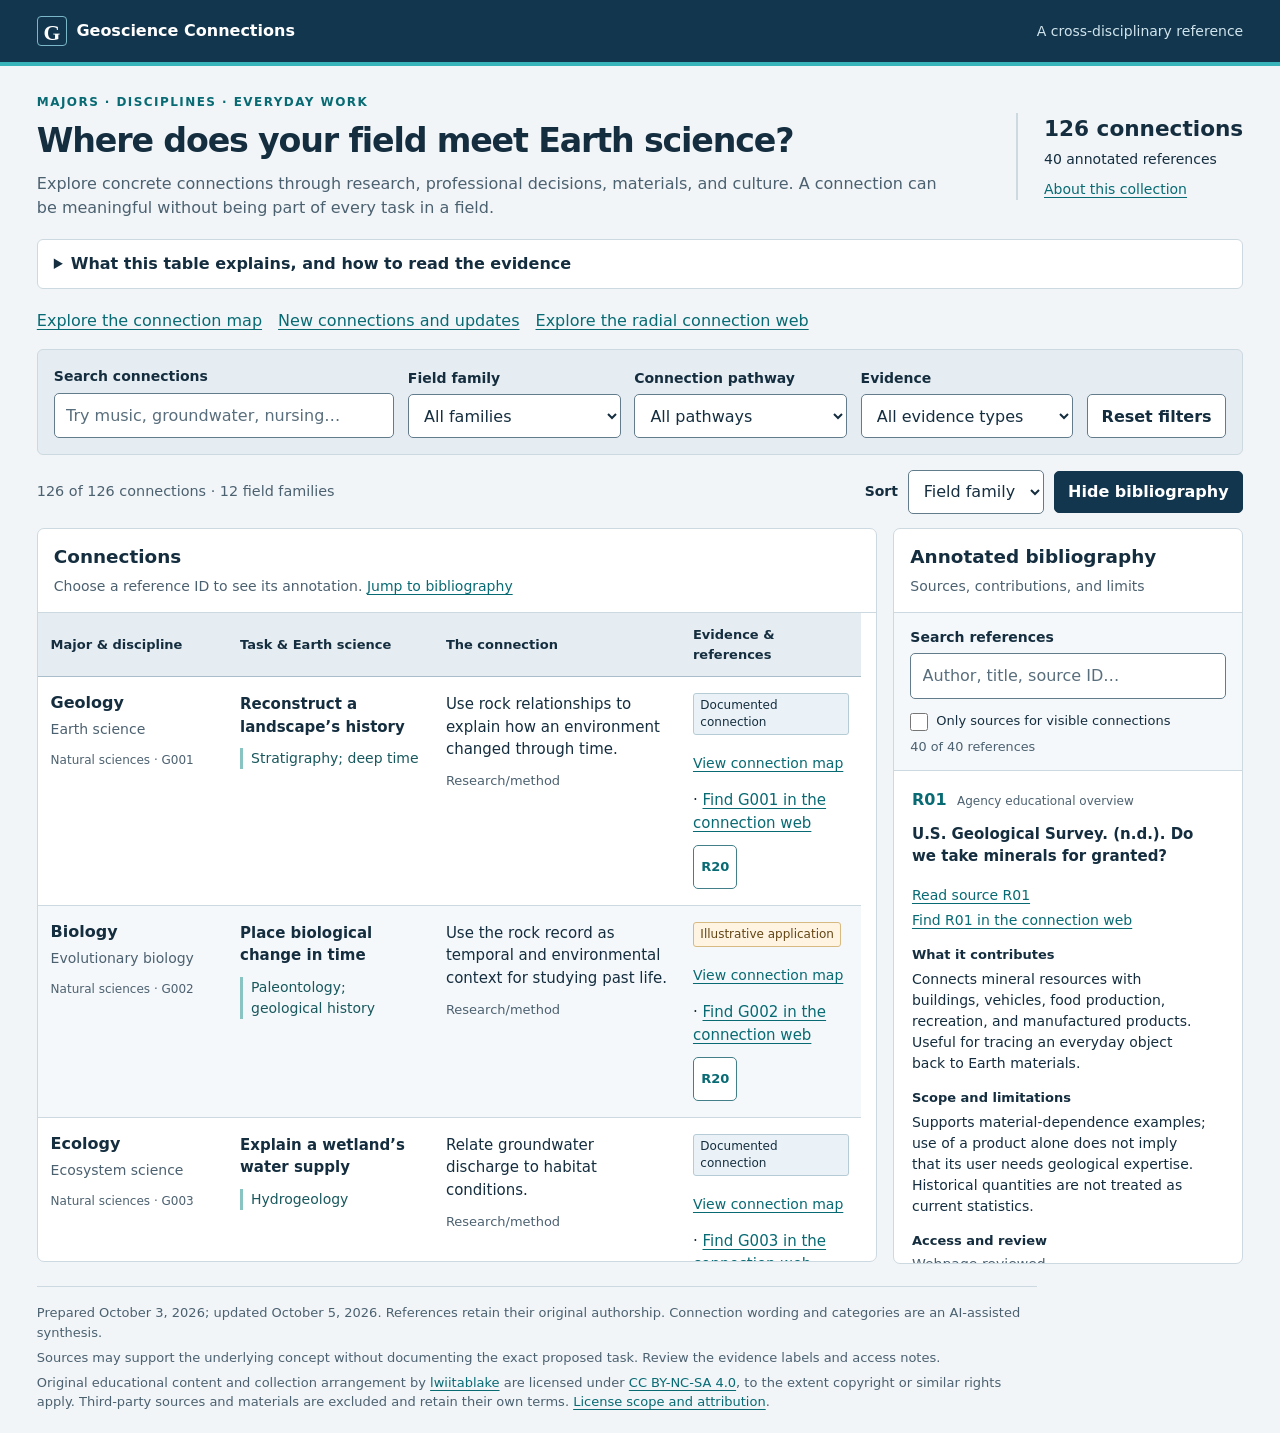
<file: index.html>
<!doctype html>
<html lang="en">
<head>
  <meta charset="utf-8">
  <meta name="viewport" content="width=device-width, initial-scale=1">
  <meta name="description" content="Explore connections between college majors and geosciences, with concrete tasks, evidence notes, and an annotated bibliography.">
  <title>Geoscience Connections | Explore by major</title>
  <link rel="icon" href="favicon.svg" type="image/svg+xml">
  <link rel="stylesheet" href="styles.css?v=canvas3">
  <script src="data.js?v=canvas3" defer></script>
  <script src="app.js?v=canvas3" defer></script>
</head>
<body>
<a href="#explorer" class="skip-link">Skip to connections</a>
<header class="masthead"><a href="./" class="brand"><span class="brand-mark" aria-hidden="true">G</span> Geoscience Connections</a><span class="edition">A cross-disciplinary reference</span></header>
<main>
  <section class="intro" aria-labelledby="page-title">
    <div><p class="eyebrow">MAJORS · DISCIPLINES · EVERYDAY WORK</p><h1 id="page-title">Where does your field meet Earth science?</h1><p class="lede">Explore concrete connections through research, professional decisions, materials, and culture. A connection can be meaningful without being part of every task in a field.</p></div>
    <div class="intro-meta"><strong id="dataset-count">126 connections</strong><span id="source-count">40 annotated references</span><a href="#about">About this collection</a></div>
  </section>
  <details id="about" class="about"><summary>What this table explains, and how to read the evidence</summary><div class="about-content"><p>This is a broad starting map, not a complete catalog of majors. “Geosciences” includes geology, water, oceans, climate, soils, and related Earth-observation methods. Each entry names the specific connection.</p><div class="evidence-key"><p><strong>Documented connection</strong><br>The source explicitly describes the relationship, method, or project. Task wording may be adapted.</p><p><strong>Illustrative application</strong><br>The source supports the underlying idea; its application to the named major or task is proposed here.</p></div><h2>Scope and use</h2><div id="guide-content"></div></div></details>
  <nav aria-label="Explore the project" class="project-links"><a href="map.html">Explore the connection map</a> <a href="updates.html">New connections and updates</a><a href="tree.html">Explore the radial connection web</a></nav>
  <section id="explorer" aria-label="Explore connections" tabindex="-1">
    <form id="filters" class="filters" role="search">
      <div class="search-field"><label for="search">Search connections</label><input id="search" type="search" placeholder="Try music, groundwater, nursing…" autocomplete="off"></div>
      <div><label for="family">Field family</label><select id="family"><option value="">All families</option></select></div>
      <div><label for="pathway">Connection pathway</label><select id="pathway"><option value="">All pathways</option></select></div>
      <div><label for="evidence">Evidence</label><select id="evidence"><option value="">All evidence types</option></select></div>
      <button type="button" id="reset" class="secondary">Reset filters</button>
    </form>
    <div class="workspace-toolbar"><p id="result-count" role="status" aria-live="polite" aria-atomic="true"></p><div class="view-controls"><label for="sort">Sort</label><select id="sort"><option value="original">Field family</option><option value="major">Major A–Z</option></select><button type="button" id="toggle-bib" aria-expanded="true" aria-controls="bibliography">Hide bibliography</button></div></div>
    <div class="workspace" id="workspace">
      <section class="connection-pane" aria-labelledby="connections-title"><div class="pane-heading"><h2 id="connections-title">Connections</h2><span>Choose a reference ID to see its annotation. <a href="#bibliography-title" id="jump-bib">Jump to bibliography</a></span></div>
        <div id="table-scroll" class="table-scroll" tabindex="0" role="region" aria-label="Connections table, scroll to explore all results">
          <table role="table"><caption class="sr-only">Connections between majors, tasks, and geosciences. All details for each matching connection are shown.</caption><thead role="rowgroup"><tr role="row"><th role="columnheader" scope="col">Major &amp; discipline</th><th role="columnheader" scope="col">Task &amp; Earth science</th><th role="columnheader" scope="col">The connection</th><th role="columnheader" scope="col">Evidence &amp; references</th></tr></thead><tbody role="rowgroup" id="connections-body"></tbody></table>
          <div id="empty" class="empty" hidden><h3>No connections match those filters.</h3><p>Try a broader term or reset the filters to see the full collection.</p><button type="button" id="empty-reset">Reset filters</button></div>
        </div>
      </section>
      <aside id="bibliography" class="bibliography" aria-labelledby="bibliography-title">
        <div class="pane-heading"><h2 id="bibliography-title" tabindex="-1">Annotated bibliography</h2><span>Sources, contributions, and limits</span></div>
        <div class="bib-controls"><label for="reference-search">Search references</label><input id="reference-search" type="search" placeholder="Author, title, source ID…"><label class="checkbox-label"><input id="relevant-only" type="checkbox"> Only sources for visible connections</label><p id="bib-count" role="status" aria-live="polite"></p></div>
        <div id="references" class="reference-scroll" tabindex="0" role="region" aria-label="Annotated references, scroll to read all sources"></div>
      </aside>
    </div>
  </section>
  <footer><p>Prepared October 3, 2026; updated October 5, 2026. References retain their original authorship. Connection wording and categories are an AI-assisted synthesis.</p><p>Sources may support the underlying concept without documenting the exact proposed task. Review the evidence labels and access notes.</p><p>Original educational content and collection arrangement by <a href="https://github.com/lwiitablake">lwiitablake</a> are licensed under <a rel="license" href="https://creativecommons.org/licenses/by-nc-sa/4.0/">CC BY-NC-SA 4.0</a>, to the extent copyright or similar rights apply. Third-party sources and materials are excluded and retain their own terms. <a href="licensing.html">License scope and attribution</a>.</p></footer>
</main>
<noscript><p class="noscript">JavaScript is required to display and filter this collection. Enable JavaScript, or read the records directly in data.js.</p></noscript>
</body>
</html>
</file>
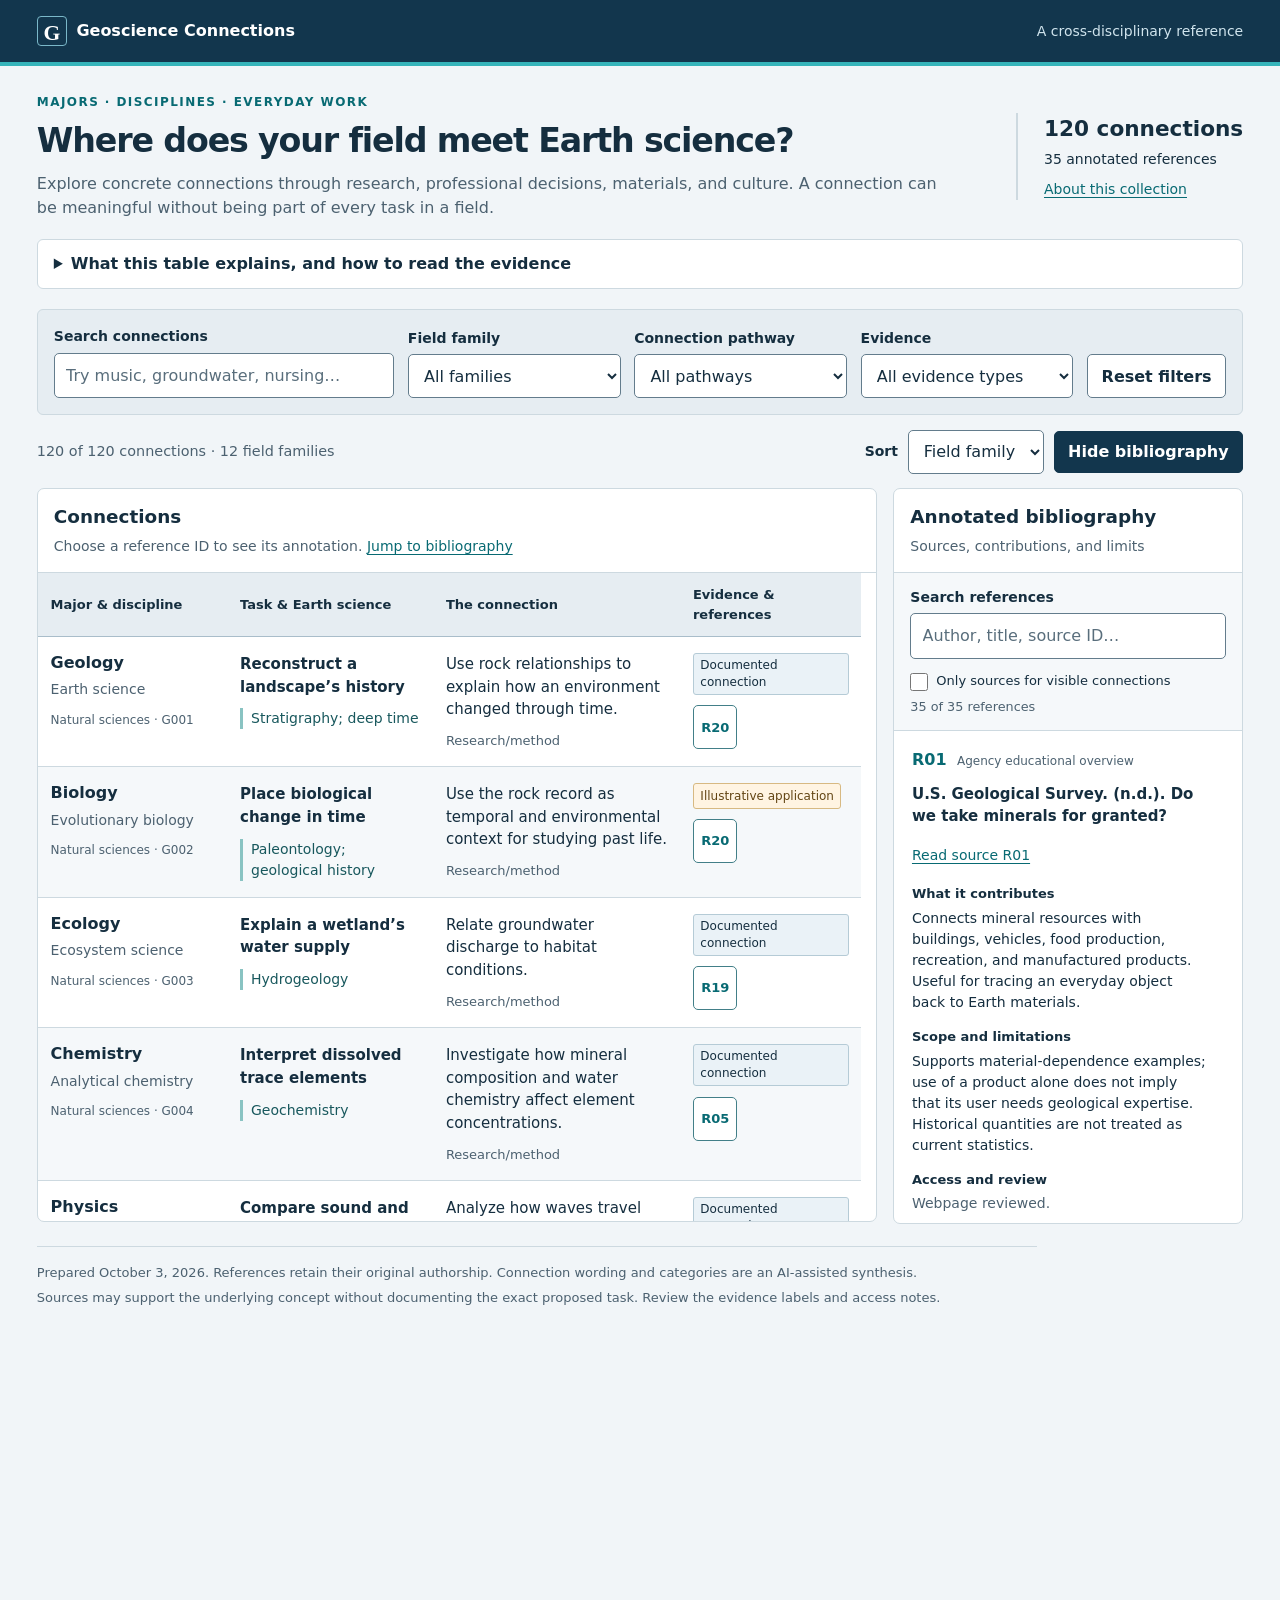
<file: geoscience-website/index.html>
<!doctype html>
<html lang="en">
<head>
  <meta charset="utf-8">
  <meta name="viewport" content="width=device-width, initial-scale=1">
  <meta name="description" content="Explore connections between college majors and geosciences, with concrete tasks, evidence notes, and an annotated bibliography.">
  <title>Geoscience Connections | Explore by major</title>
  <link rel="icon" href="favicon.svg" type="image/svg+xml">
  <link rel="stylesheet" href="styles.css">
  <script src="data.js" defer></script>
  <script src="app.js" defer></script>
</head>
<body>
<a href="#explorer" class="skip-link">Skip to connections</a>
<header class="masthead"><a href="./" class="brand"><span class="brand-mark" aria-hidden="true">G</span> Geoscience Connections</a><span class="edition">A cross-disciplinary reference</span></header>
<main>
  <section class="intro" aria-labelledby="page-title">
    <div><p class="eyebrow">MAJORS · DISCIPLINES · EVERYDAY WORK</p><h1 id="page-title">Where does your field meet Earth science?</h1><p class="lede">Explore concrete connections through research, professional decisions, materials, and culture. A connection can be meaningful without being part of every task in a field.</p></div>
    <div class="intro-meta"><strong id="dataset-count">120 connections</strong><span id="source-count">35 annotated references</span><a href="#about">About this collection</a></div>
  </section>
  <details id="about" class="about"><summary>What this table explains, and how to read the evidence</summary><div class="about-content"><p>This is a broad starting map, not a complete catalog of majors. “Geosciences” includes geology, water, oceans, climate, soils, and related Earth-observation methods. Each entry names the specific connection.</p><div class="evidence-key"><p><strong>Documented connection</strong><br>The source explicitly describes the relationship, method, or project. Task wording may be adapted.</p><p><strong>Illustrative application</strong><br>The source supports the underlying idea; its application to the named major or task is proposed here.</p></div><h2>Scope and use</h2><div id="guide-content"></div></div></details>
  <section id="explorer" aria-label="Explore connections" tabindex="-1">
    <form id="filters" class="filters" role="search">
      <div class="search-field"><label for="search">Search connections</label><input id="search" type="search" placeholder="Try music, groundwater, nursing…" autocomplete="off"></div>
      <div><label for="family">Field family</label><select id="family"><option value="">All families</option></select></div>
      <div><label for="pathway">Connection pathway</label><select id="pathway"><option value="">All pathways</option></select></div>
      <div><label for="evidence">Evidence</label><select id="evidence"><option value="">All evidence types</option></select></div>
      <button type="button" id="reset" class="secondary">Reset filters</button>
    </form>
    <div class="workspace-toolbar"><p id="result-count" role="status" aria-live="polite" aria-atomic="true"></p><div class="view-controls"><label for="sort">Sort</label><select id="sort"><option value="original">Field family</option><option value="major">Major A–Z</option></select><button type="button" id="toggle-bib" aria-expanded="true" aria-controls="bibliography">Hide bibliography</button></div></div>
    <div class="workspace" id="workspace">
      <section class="connection-pane" aria-labelledby="connections-title"><div class="pane-heading"><h2 id="connections-title">Connections</h2><span>Choose a reference ID to see its annotation. <a href="#bibliography-title" id="jump-bib">Jump to bibliography</a></span></div>
        <div id="table-scroll" class="table-scroll" tabindex="0" role="region" aria-label="Connections table, scroll to explore all results">
          <table role="table"><caption class="sr-only">Connections between majors, tasks, and geosciences. All details for each matching connection are shown.</caption><thead role="rowgroup"><tr role="row"><th role="columnheader" scope="col">Major &amp; discipline</th><th role="columnheader" scope="col">Task &amp; Earth science</th><th role="columnheader" scope="col">The connection</th><th role="columnheader" scope="col">Evidence &amp; references</th></tr></thead><tbody role="rowgroup" id="connections-body"></tbody></table>
          <div id="empty" class="empty" hidden><h3>No connections match those filters.</h3><p>Try a broader term or reset the filters to see the full collection.</p><button type="button" id="empty-reset">Reset filters</button></div>
        </div>
      </section>
      <aside id="bibliography" class="bibliography" aria-labelledby="bibliography-title">
        <div class="pane-heading"><h2 id="bibliography-title" tabindex="-1">Annotated bibliography</h2><span>Sources, contributions, and limits</span></div>
        <div class="bib-controls"><label for="reference-search">Search references</label><input id="reference-search" type="search" placeholder="Author, title, source ID…"><label class="checkbox-label"><input id="relevant-only" type="checkbox"> Only sources for visible connections</label><p id="bib-count" role="status" aria-live="polite"></p></div>
        <div id="references" class="reference-scroll" tabindex="0" role="region" aria-label="Annotated references, scroll to read all sources"></div>
      </aside>
    </div>
  </section>
  <footer><p>Prepared October 3, 2026. References retain their original authorship. Connection wording and categories are an AI-assisted synthesis.</p><p>Sources may support the underlying concept without documenting the exact proposed task. Review the evidence labels and access notes.</p></footer>
</main>
<noscript><p class="noscript">JavaScript is required to display and filter this collection. Enable JavaScript, or read the records directly in data.js.</p></noscript>
</body>
</html>
</file>
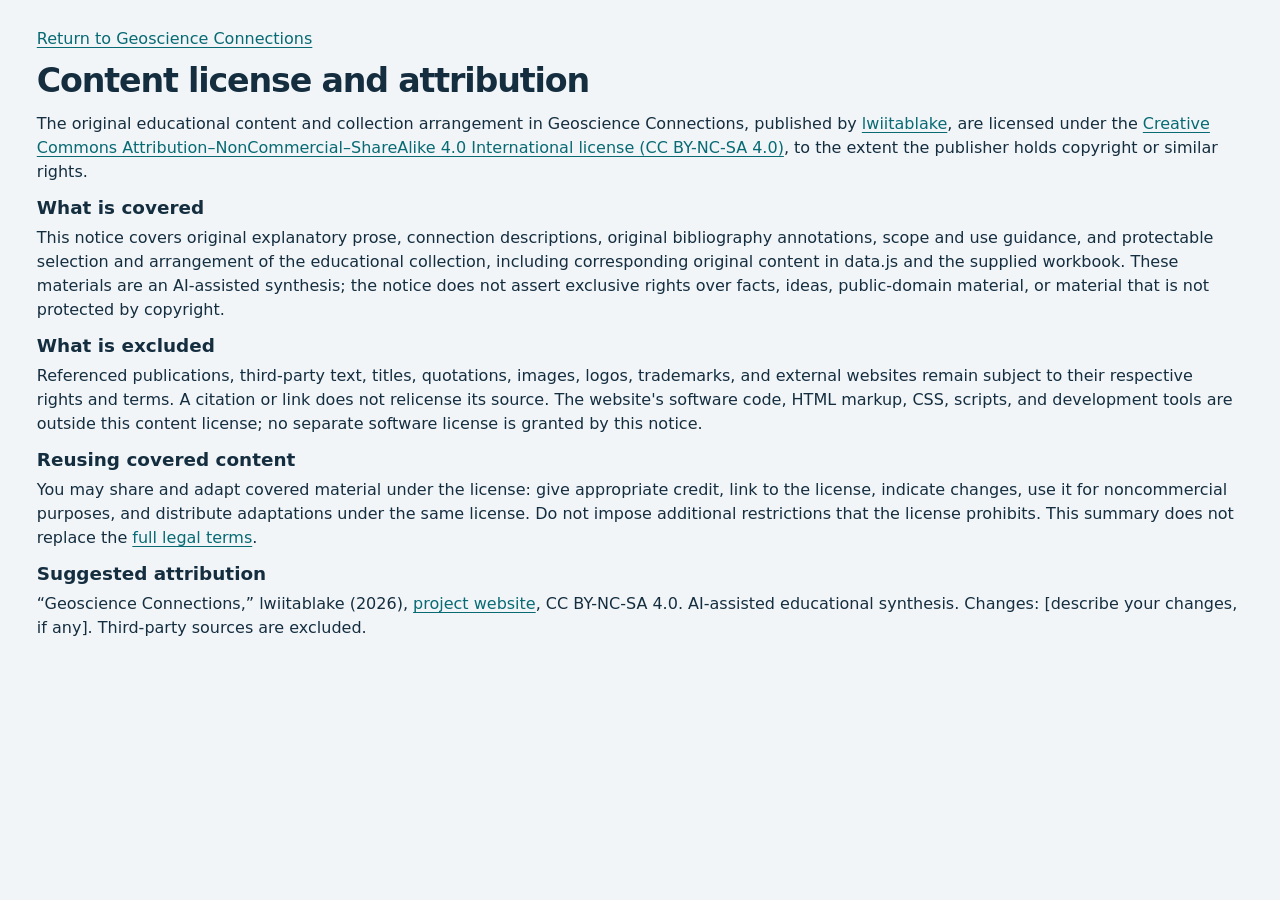
<file: licensing.html>
<!doctype html>
<html lang="en">
<head>
  <meta charset="utf-8">
  <meta name="viewport" content="width=device-width, initial-scale=1">
  <title>Content license | Geoscience Connections</title>
  <link rel="stylesheet" href="styles.css?v=20261005">
</head>
<body>
<main>
  <p><a href="index.html">Return to Geoscience Connections</a></p>
  <h1>Content license and attribution</h1>
  <p>The original educational content and collection arrangement in Geoscience Connections, published by <a href="https://github.com/lwiitablake">lwiitablake</a>, are licensed under the <a rel="license" href="https://creativecommons.org/licenses/by-nc-sa/4.0/">Creative Commons Attribution–NonCommercial–ShareAlike 4.0 International license (CC BY-NC-SA 4.0)</a>, to the extent the publisher holds copyright or similar rights.</p>
  <h2>What is covered</h2>
  <p>This notice covers original explanatory prose, connection descriptions, original bibliography annotations, scope and use guidance, and protectable selection and arrangement of the educational collection, including corresponding original content in data.js and the supplied workbook. These materials are an AI-assisted synthesis; the notice does not assert exclusive rights over facts, ideas, public-domain material, or material that is not protected by copyright.</p>
  <h2>What is excluded</h2>
  <p>Referenced publications, third-party text, titles, quotations, images, logos, trademarks, and external websites remain subject to their respective rights and terms. A citation or link does not relicense its source. The website's software code, HTML markup, CSS, scripts, and development tools are outside this content license; no separate software license is granted by this notice.</p>
  <h2>Reusing covered content</h2>
  <p>You may share and adapt covered material under the license: give appropriate credit, link to the license, indicate changes, use it for noncommercial purposes, and distribute adaptations under the same license. Do not impose additional restrictions that the license prohibits. This summary does not replace the <a href="https://creativecommons.org/licenses/by-nc-sa/4.0/legalcode.en">full legal terms</a>.</p>
  <h2>Suggested attribution</h2>
  <p>“Geoscience Connections,” lwiitablake (2026), <a href="https://lwiitablake.github.io/Geoscience-Connections/">project website</a>, CC BY-NC-SA 4.0. AI-assisted educational synthesis. Changes: [describe your changes, if any]. Third-party sources are excluded.</p>
</main>
</body>
</html>
</file>
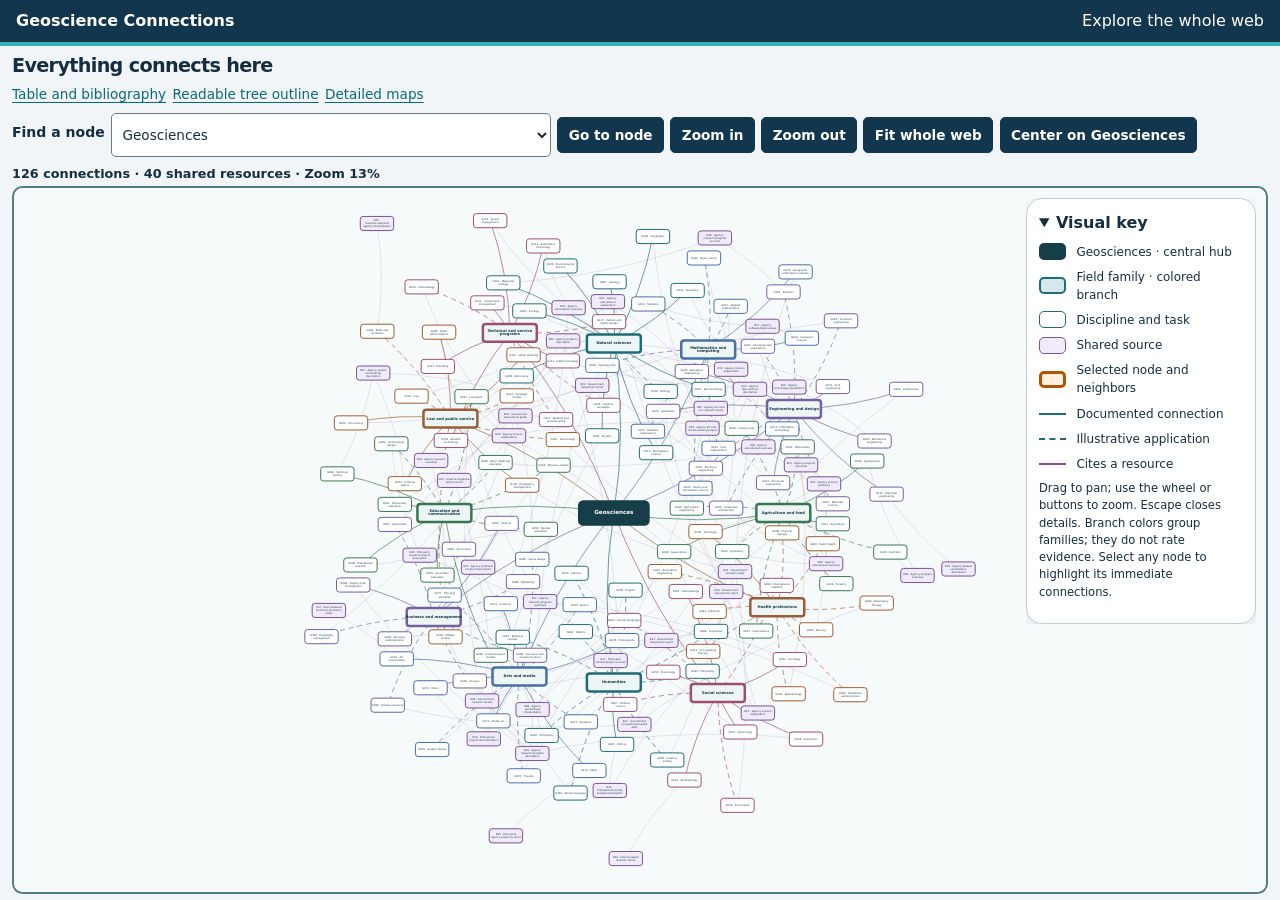
<file: tree.html>
<!doctype html><html lang="en"><head><meta charset="utf-8"><meta name="viewport" content="width=device-width,initial-scale=1"><title>Geoscience web | Geoscience Connections</title><link rel="stylesheet" href="styles.css?v=canvas4"><link rel="stylesheet" href="tree.css?v=canvas4"><script src="data.js?v=canvas4" defer></script><script src="tree.js?v=canvas4" defer></script></head><body>
<a class="skip-link" href="#web-controls">Skip to web controls</a><header class="masthead"><a class="brand" href="index.html">Geoscience Connections</a><span>Explore the whole web</span></header><main><h1>Everything connects here</h1><p>Geosciences at the center. Disciplines cluster around field families; shared sources connect across the web.</p><nav class="web-tools"><a href="index.html">Table and bibliography</a><a href="outline.html">Readable tree outline</a><a href="map.html">Detailed maps</a></nav>
<form id="web-controls" class="web-tools"><label for="web-target">Find a node</label><select id="web-target"></select><button type="submit">Go to node</button><button type="button" id="zoom-in">Zoom in</button><button type="button" id="zoom-out">Zoom out</button><button type="button" id="fit">Fit whole web</button><button type="button" id="center">Center on Geosciences</button></form>
<p id="web-status" role="status" aria-live="polite"></p><p class="web-help" id="web-help">Drag the canvas to pan. Use zoom buttons or the mouse wheel; arrow keys pan when the canvas has focus. Select a node to read its details. Solid family-to-connection lines: documented. Dashed: illustrative. Purple lines: cited resources. Lines show relationships, not causation. Distances have no scientific meaning.</p>
<div class="web-layout"><div id="viewport" tabindex="0" role="region" aria-label="Pannable geoscience web" aria-describedby="web-help"><svg id="web" xmlns="http://www.w3.org/2000/svg" aria-label="Radial connection web"><g id="edges"></g><g id="nodes"></g></svg><aside id="node-detail" tabindex="-1" hidden aria-label="Selected node details"><h2>Explore a node</h2><p>Select a discipline or resource in the web, or use Find a node. Every connection and citation is included.</p></aside></div><div class="web-sidebar"><details class="visual-key" open><summary>Visual key</summary><ul><li><span class="key-node key-center"></span>Geosciences · central hub</li><li><span class="key-node key-family"></span>Field family · colored branch</li><li><span class="key-node"></span>Discipline and task</li><li><span class="key-node key-resource"></span>Shared source</li><li><span class="key-node key-active"></span>Selected node and neighbors</li><li><span class="key-line"></span>Documented connection</li><li><span class="key-line key-dashed"></span>Illustrative application</li><li><span class="key-line key-purple"></span>Cites a resource</li></ul><p>Drag to pan; use the wheel or buttons to zoom. Escape closes details. Branch colors group families; they do not rate evidence. Select any node to highlight its immediate connections.</p></details></div></div>
<footer><p><a href="licensing.html">CC BY-NC-SA 4.0 content license and scope</a>. Third-party sources retain their own terms. AI-assisted synthesis.</p></footer></main><noscript>Enable JavaScript to explore the web.</noscript></body></html>
</file>
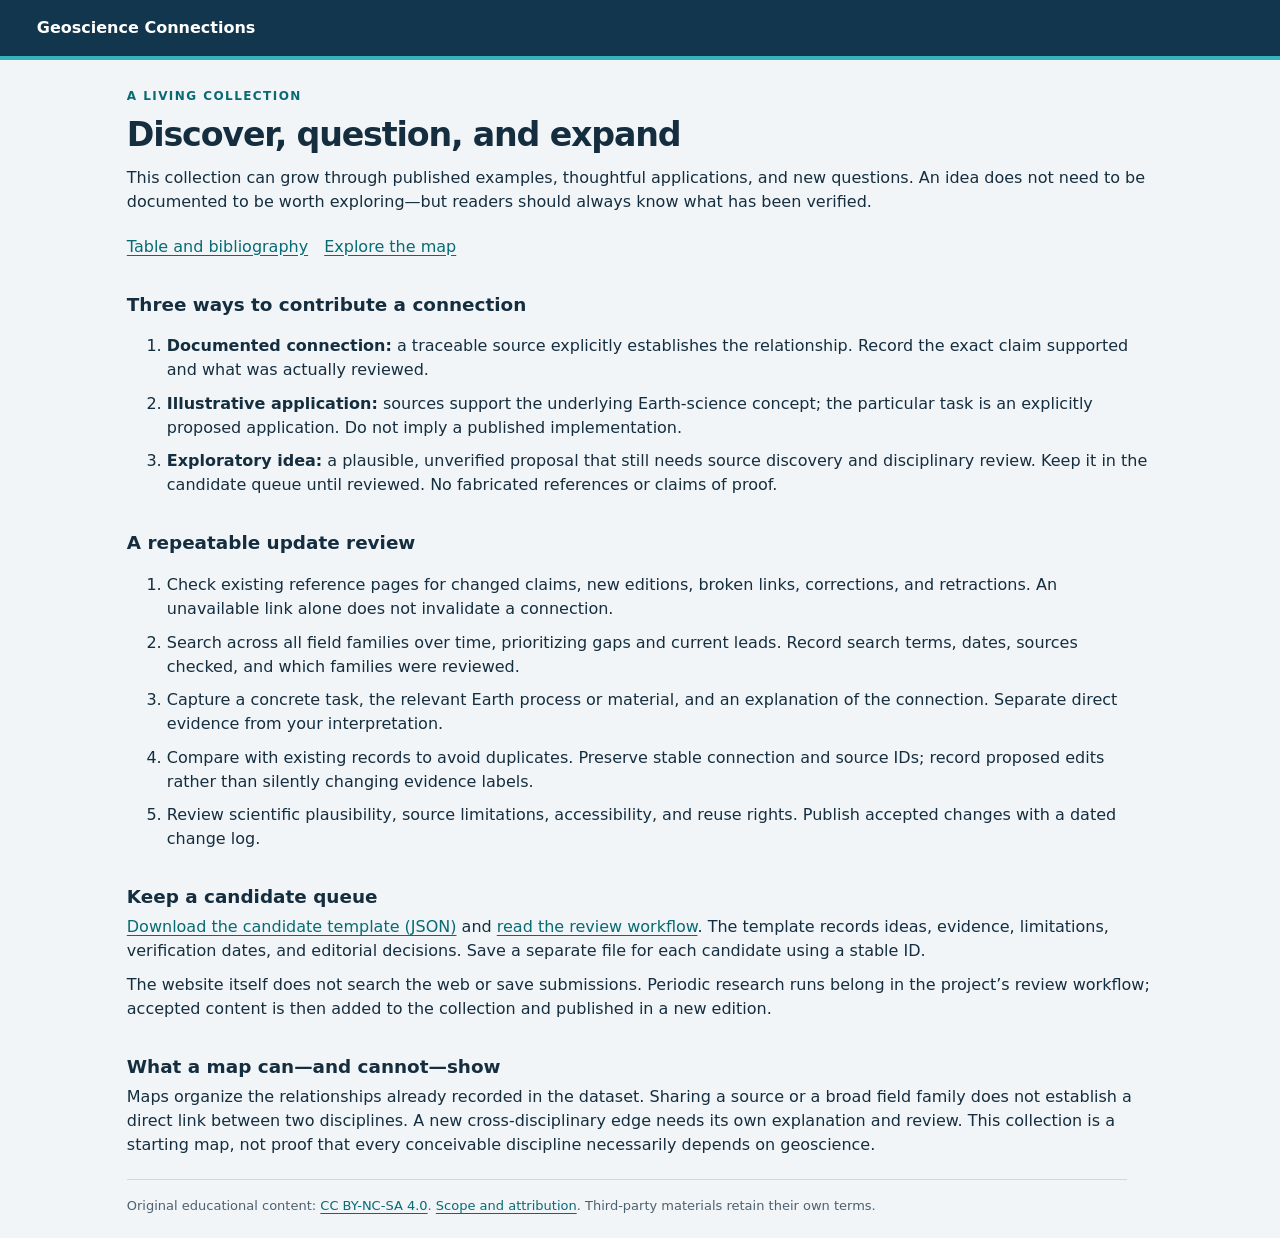
<file: updates.html>
<!doctype html>
<html lang="en"><head><meta charset="utf-8"><meta name="viewport" content="width=device-width, initial-scale=1"><title>Grow the collection | Geoscience Connections</title><link rel="stylesheet" href="styles.css?v=20261005"><link rel="stylesheet" href="map.css?v=20261005"></head>
<body><header class="masthead"><a class="brand" href="index.html">Geoscience Connections</a></header><main class="review-main"><p class="eyebrow">A LIVING COLLECTION</p><h1>Discover, question, and expand</h1><p>This collection can grow through published examples, thoughtful applications, and new questions. An idea does not need to be documented to be worth exploring—but readers should always know what has been verified.</p><nav class="map-nav" aria-label="Project"><a href="index.html">Table and bibliography</a><a href="map.html">Explore the map</a></nav>
<h2>Three ways to contribute a connection</h2><ol><li><strong>Documented connection:</strong> a traceable source explicitly establishes the relationship. Record the exact claim supported and what was actually reviewed.</li><li><strong>Illustrative application:</strong> sources support the underlying Earth-science concept; the particular task is an explicitly proposed application. Do not imply a published implementation.</li><li><strong>Exploratory idea:</strong> a plausible, unverified proposal that still needs source discovery and disciplinary review. Keep it in the candidate queue until reviewed. No fabricated references or claims of proof.</li></ol>
<h2>A repeatable update review</h2><ol><li>Check existing reference pages for changed claims, new editions, broken links, corrections, and retractions. An unavailable link alone does not invalidate a connection.</li><li>Search across all field families over time, prioritizing gaps and current leads. Record search terms, dates, sources checked, and which families were reviewed.</li><li>Capture a concrete task, the relevant Earth process or material, and an explanation of the connection. Separate direct evidence from your interpretation.</li><li>Compare with existing records to avoid duplicates. Preserve stable connection and source IDs; record proposed edits rather than silently changing evidence labels.</li><li>Review scientific plausibility, source limitations, accessibility, and reuse rights. Publish accepted changes with a dated change log.</li></ol>
<h2>Keep a candidate queue</h2><p><a href="research/candidate-template.json" download>Download the candidate template (JSON)</a> and <a href="research/REVIEW-WORKFLOW.md">read the review workflow</a>. The template records ideas, evidence, limitations, verification dates, and editorial decisions. Save a separate file for each candidate using a stable ID.</p><p>The website itself does not search the web or save submissions. Periodic research runs belong in the project’s review workflow; accepted content is then added to the collection and published in a new edition.</p>
<h2>What a map can—and cannot—show</h2><p>Maps organize the relationships already recorded in the dataset. Sharing a source or a broad field family does not establish a direct link between two disciplines. A new cross-disciplinary edge needs its own explanation and review. This collection is a starting map, not proof that every conceivable discipline necessarily depends on geoscience.</p>
<footer><p>Original educational content: <a rel="license" href="https://creativecommons.org/licenses/by-nc-sa/4.0/">CC BY-NC-SA 4.0</a>. <a href="licensing.html">Scope and attribution</a>. Third-party materials retain their own terms.</p></footer></main></body></html>
</file>
<file: styles.css>
:root{--ink:#152e3f;--muted:#4c6170;--line:#cdd9e0;--paper:#fff;--surface:#f1f5f8;--navy:#12364d;--accent:#086a73;--focus:#a64b00;--soft:#e3f1f0;font-family:system-ui,-apple-system,BlinkMacSystemFont,"Segoe UI",sans-serif;color:var(--ink);background:var(--surface);font-size:16px;line-height:1.5;color-scheme:light}
*{box-sizing:border-box}body{margin:0}button,input,select{font:inherit}a{color:var(--accent);text-underline-offset:.2em}a:hover{text-decoration-thickness:2px}button{cursor:pointer;border:1px solid var(--navy);border-radius:5px;background:var(--navy);color:white;padding:.58rem .85rem;line-height:1.35;font-weight:600}button:hover{background:#20526b}button.secondary{color:var(--ink);background:white;border-color:#637c8c}button.secondary:hover{background:#e6eef3}input,select{min-width:0;max-width:100%;width:100%;border:1px solid #637c8c;border-radius:5px;background:white;color:var(--ink);padding:.62rem .7rem;min-height:44px}input::placeholder{color:#596e7c}label{display:block;font-weight:600;font-size:.875rem;margin-bottom:.35rem}:focus-visible{outline:3px solid var(--focus);outline-offset:3px}h1,h2,h3,p{margin-top:0}h1{font-size:clamp(1.7rem,2.6vw,2.6rem);letter-spacing:-.035em;line-height:1.15;margin-bottom:.75rem}h2{font-size:1.15rem;margin-bottom:.25rem}h3{font-size:1rem}p{margin-bottom:.65rem}[hidden]{display:none!important}
.masthead{padding:1rem 2.3rem;background:var(--navy);color:white;display:flex;justify-content:space-between;align-items:center;gap:1rem;border-bottom:4px solid #36b4ba}.brand{display:flex;align-items:center;gap:.6rem;color:white;font-weight:700;text-decoration:none}.brand-mark{display:grid;place-items:center;width:30px;height:30px;border:1px solid #7ab8c9;border-radius:4px;font-family:Georgia,serif;font-size:1.35rem}.edition{font-size:.875rem;color:#d0e4ed}main{max-width:1920px;margin:auto;padding:1.7rem 2.3rem 1rem}.intro{display:grid;grid-template-columns:1fr auto;gap:2rem;align-items:center;margin-bottom:1.2rem}.eyebrow{color:var(--accent);font-size:.75rem;font-weight:750;letter-spacing:.12em}.lede{max-width:900px;color:var(--muted);margin-bottom:0}.intro-meta{border-left:2px solid var(--line);padding-left:1.6rem;display:flex;flex-direction:column;gap:.2rem;font-size:.875rem}.intro-meta strong{font-size:1.35rem}.intro-meta a{margin-top:.4rem}.about{background:white;border:1px solid var(--line);border-radius:6px;margin-bottom:1.25rem}.about summary{padding:.75rem 1rem;cursor:pointer;font-weight:600}.about-content{padding:0 1.2rem 1rem;max-width:1100px}.evidence-key{display:grid;grid-template-columns:1fr 1fr;gap:1rem;padding:1rem;background:var(--surface);margin:.8rem 0 1.2rem}.evidence-key p{margin:0}.guide-entry{margin-bottom:1rem}.guide-entry dt{font-weight:700}.guide-entry dd{margin:.25rem 0;color:var(--muted)}
.filters{display:grid;grid-template-columns:minmax(210px,1.6fr) repeat(3,minmax(150px,1fr)) auto;align-items:end;gap:.85rem;padding:1rem;background:#e6edf2;border:1px solid var(--line);border-radius:6px}.filters button{min-height:44px}.workspace-toolbar{display:flex;justify-content:space-between;align-items:center;gap:1rem;padding:.9rem 0}.workspace-toolbar p{margin:0;font-size:.9rem;color:var(--muted)}.view-controls{display:flex;align-items:center;gap:.6rem}.view-controls label{margin:0}.view-controls select{width:auto}.workspace{display:grid;grid-template-columns:minmax(0,1fr) minmax(340px,29%);gap:1rem;align-items:start}.workspace.bib-hidden{grid-template-columns:minmax(0,1fr)}.connection-pane,.bibliography{background:white;border:1px solid var(--line);border-radius:7px;overflow:hidden}.pane-heading{padding:.85rem 1rem;border-bottom:1px solid var(--line);min-height:78px}.pane-heading span{font-size:.875rem;color:var(--muted)}.table-scroll{scroll-padding-top:4rem;overflow:auto;max-height:72vh;scrollbar-gutter:stable}table{border-collapse:separate;border-spacing:0;width:100%;table-layout:fixed}th{text-align:left;font-size:.8125rem;background:#e6edf2;padding:.75rem .8rem;position:sticky;top:0;z-index:1;border-bottom:1px solid #a9bdca}th:nth-child(1){width:23%}th:nth-child(2){width:25%}th:nth-child(3){width:30%}th:nth-child(4){width:22%}td{padding:1rem .8rem;vertical-align:top;border-bottom:1px solid var(--line);overflow-wrap:anywhere;font-size:.9375rem}tbody tr:nth-child(even){background:#f5f8fa}tbody tr:hover{background:#eaf3f6}td p:last-child{margin:0}.major{font-size:1rem;line-height:1.3;font-weight:700;margin-bottom:.35rem}.discipline{color:var(--muted);font-size:.875rem}.row-meta{font-size:.75rem;color:var(--muted);margin:.5rem 0 0}.task{font-weight:650}.anchor{font-size:.875rem;color:#18585d;border-left:3px solid #89c3c2;padding-left:.5rem}.pathway{font-size:.8125rem;color:var(--muted);margin-bottom:.6rem}.evidence{display:inline-block;font-size:.75rem;line-height:1.4;padding:.2rem .4rem;border:1px solid #b5cbd6;background:#eaf2f7;border-radius:3px;margin-bottom:.65rem}.evidence.proposed{background:#fff4e2;border-color:#d7b982;color:#634514}.reference-buttons{display:flex;flex-wrap:wrap;gap:.35rem}.ref-button{background:white;color:var(--accent);font-size:.8125rem;border-color:#427f88;padding:.35rem .45rem;min-height:44px;min-width:44px}.ref-button:hover{background:var(--soft)}.bib-controls{padding:.85rem 1rem;border-bottom:1px solid var(--line);background:#f5f8fa}.checkbox-label{display:flex;align-items:flex-start;gap:.5rem;font-size:.8125rem;margin:.75rem 0 .35rem;font-weight:500}.checkbox-label input{width:18px;height:18px;min-height:0;margin:.15rem 0 0;accent-color:var(--accent);flex:none}.bib-controls p{font-size:.8rem;color:var(--muted);margin:0}.reference-scroll{max-height:calc(72vh - 156px);min-height:180px;overflow:auto;scrollbar-gutter:stable}.reference-card{padding:1.1rem;border-bottom:1px solid var(--line);scroll-margin-top:8px}.reference-card.active{background:#e5f3f1;box-shadow:inset 4px 0 var(--accent)}.reference-top{display:flex;gap:.65rem;align-items:baseline;margin-bottom:.65rem}.reference-id{font-weight:750;color:var(--accent)}.source-type{font-size:.75rem;color:var(--muted)}.citation{font-size:.9375rem;line-height:1.5;font-weight:650}.reference-card p{font-size:.875rem}.reference-card h4{font-size:.8125rem;margin:.9rem 0 .25rem}.source-link{display:inline-block;font-size:.875rem;margin:.1rem 0 .25rem}.access{color:var(--muted)}.empty{padding:2rem}.bib-empty{padding:1.2rem;color:var(--muted)}footer{border-top:1px solid var(--line);padding-top:1rem;margin-top:1.4rem;color:var(--muted);font-size:.8125rem;max-width:1000px}footer p{margin-bottom:.35rem}.skip-link{position:absolute;left:1rem;top:-100px;padding:.8rem;background:white;z-index:10}.skip-link:focus{top:1rem}.sr-only{position:absolute;width:1px;height:1px;overflow:hidden;clip-path:inset(50%);white-space:nowrap}.noscript{background:#fff2dc;padding:1rem;margin:1rem}
@media(min-width:1550px){.workspace{grid-template-columns:minmax(0,1fr) 440px}}
@media(max-width:1150px){main{padding:1.3rem}.masthead{padding:1rem 1.3rem}.filters{grid-template-columns:repeat(3,minmax(0,1fr))}.search-field{grid-column:span 2}.filters button{align-self:end}.workspace{grid-template-columns:minmax(0,1fr) 330px}table{min-width:720px}.intro-meta{padding-left:1rem}}
@media(max-width:800px){.edition{display:none}.intro{grid-template-columns:1fr;gap:.8rem}.intro-meta{border-left:0;padding:0;flex-direction:row;flex-wrap:wrap;align-items:baseline;gap:.4rem 1rem}.intro-meta strong{font-size:1rem}.intro-meta a{margin:0}.filters{grid-template-columns:1fr 1fr}.search-field{grid-column:1/-1}.workspace{grid-template-columns:minmax(0,1fr)}.workspace-toolbar{align-items:flex-start;flex-direction:column;gap:.65rem}.view-controls{width:100%;flex-wrap:wrap}.view-controls button{margin-left:auto}.table-scroll{max-height:48vh}.reference-scroll{max-height:36vh}.workspace.bib-hidden .table-scroll{max-height:72vh}.bibliography{position:relative}.pane-heading{min-height:0}.bib-controls{display:grid;grid-template-columns:1fr;gap:.1rem}.evidence-key{grid-template-columns:1fr}.about-content{padding:0 1rem 1rem}.checkbox-label{margin:.5rem 0}.intro .eyebrow{font-size:.7rem}}
@media(max-width:420px){main{padding:1rem .75rem}.masthead{padding:.8rem .75rem}.filters{padding:.75rem;gap:.75rem}.filters>div{min-width:0}.filters button{width:100%}.view-controls{gap:.4rem}.view-controls select{max-width:135px}.view-controls button{font-size:.875rem}}
@media print{.filters,.view-controls,.bib-controls,.edition,.about,.skip-link{display:none!important}.masthead{background:white;color:black;border-bottom:1px solid black}.brand{color:black}.brand-mark{display:none}.intro-meta{display:none}.workspace{display:block}.table-scroll,.reference-scroll{max-height:none;overflow:visible}table{min-width:0;font-size:10pt}.bibliography{margin-top:2rem}.reference-card{break-inside:avoid}thead{display:table-header-group}th{position:static}.ref-button{border:0;padding:0}.connection-pane,.bibliography{overflow:visible}.pane-heading{min-height:0}main{padding:0}a{color:black}.source-link::after{content:" (" attr(href) ")";overflow-wrap:anywhere}body{background:white}tr{break-inside:avoid}}

.mobile-label{display:none}
@media screen and (max-width:800px){
 table{min-width:0;display:block;table-layout:auto}
 thead{position:absolute;width:1px;height:1px;overflow:hidden;clip-path:inset(50%);white-space:nowrap}
 tbody,tr,td{display:block;width:100%}
 td{padding:.55rem 1rem;border-bottom:0}
 tr{padding:.6rem 0;border-bottom:2px solid var(--line)}
 .mobile-label{display:block;font-size:.8125rem;color:var(--muted);font-weight:700;margin-bottom:.3rem}
 .view-controls select{max-width:100%}
 .view-controls button{margin-left:0}
 .masthead .brand{overflow-wrap:anywhere}
}
@media(forced-colors:active){.reference-card.active{border-left:4px solid Highlight}button{border:1px solid ButtonText}}

.table-scroll:focus-visible,.reference-scroll:focus-visible,.reference-card:focus-visible{outline-offset:-3px}

.masthead a:focus-visible{outline-color:white}

/* Keep absolutely positioned accessible text inside its scrolling panel.
   Otherwise offscreen source-link labels can extend the document's scroll area. */
.table-scroll,.reference-scroll{position:relative}
.project-links{display:flex;flex-wrap:wrap;gap:1rem;margin:1rem 0}.map-link{display:inline-block;min-height:44px;padding:.5rem 0;font-size:.875rem}
</file>
<file: geoscience-website/styles.css>
:root{--ink:#152e3f;--muted:#4c6170;--line:#cdd9e0;--paper:#fff;--surface:#f1f5f8;--navy:#12364d;--accent:#086a73;--focus:#a64b00;--soft:#e3f1f0;font-family:system-ui,-apple-system,BlinkMacSystemFont,"Segoe UI",sans-serif;color:var(--ink);background:var(--surface);font-size:16px;line-height:1.5;color-scheme:light}
*{box-sizing:border-box}body{margin:0}button,input,select{font:inherit}a{color:var(--accent);text-underline-offset:.2em}a:hover{text-decoration-thickness:2px}button{cursor:pointer;border:1px solid var(--navy);border-radius:5px;background:var(--navy);color:white;padding:.58rem .85rem;line-height:1.35;font-weight:600}button:hover{background:#20526b}button.secondary{color:var(--ink);background:white;border-color:#637c8c}button.secondary:hover{background:#e6eef3}input,select{min-width:0;max-width:100%;width:100%;border:1px solid #637c8c;border-radius:5px;background:white;color:var(--ink);padding:.62rem .7rem;min-height:44px}input::placeholder{color:#596e7c}label{display:block;font-weight:600;font-size:.875rem;margin-bottom:.35rem}:focus-visible{outline:3px solid var(--focus);outline-offset:3px}h1,h2,h3,p{margin-top:0}h1{font-size:clamp(1.7rem,2.6vw,2.6rem);letter-spacing:-.035em;line-height:1.15;margin-bottom:.75rem}h2{font-size:1.15rem;margin-bottom:.25rem}h3{font-size:1rem}p{margin-bottom:.65rem}[hidden]{display:none!important}
.masthead{padding:1rem 2.3rem;background:var(--navy);color:white;display:flex;justify-content:space-between;align-items:center;gap:1rem;border-bottom:4px solid #36b4ba}.brand{display:flex;align-items:center;gap:.6rem;color:white;font-weight:700;text-decoration:none}.brand-mark{display:grid;place-items:center;width:30px;height:30px;border:1px solid #7ab8c9;border-radius:4px;font-family:Georgia,serif;font-size:1.35rem}.edition{font-size:.875rem;color:#d0e4ed}main{max-width:1920px;margin:auto;padding:1.7rem 2.3rem 1rem}.intro{display:grid;grid-template-columns:1fr auto;gap:2rem;align-items:center;margin-bottom:1.2rem}.eyebrow{color:var(--accent);font-size:.75rem;font-weight:750;letter-spacing:.12em}.lede{max-width:900px;color:var(--muted);margin-bottom:0}.intro-meta{border-left:2px solid var(--line);padding-left:1.6rem;display:flex;flex-direction:column;gap:.2rem;font-size:.875rem}.intro-meta strong{font-size:1.35rem}.intro-meta a{margin-top:.4rem}.about{background:white;border:1px solid var(--line);border-radius:6px;margin-bottom:1.25rem}.about summary{padding:.75rem 1rem;cursor:pointer;font-weight:600}.about-content{padding:0 1.2rem 1rem;max-width:1100px}.evidence-key{display:grid;grid-template-columns:1fr 1fr;gap:1rem;padding:1rem;background:var(--surface);margin:.8rem 0 1.2rem}.evidence-key p{margin:0}.guide-entry{margin-bottom:1rem}.guide-entry dt{font-weight:700}.guide-entry dd{margin:.25rem 0;color:var(--muted)}
.filters{display:grid;grid-template-columns:minmax(210px,1.6fr) repeat(3,minmax(150px,1fr)) auto;align-items:end;gap:.85rem;padding:1rem;background:#e6edf2;border:1px solid var(--line);border-radius:6px}.filters button{min-height:44px}.workspace-toolbar{display:flex;justify-content:space-between;align-items:center;gap:1rem;padding:.9rem 0}.workspace-toolbar p{margin:0;font-size:.9rem;color:var(--muted)}.view-controls{display:flex;align-items:center;gap:.6rem}.view-controls label{margin:0}.view-controls select{width:auto}.workspace{display:grid;grid-template-columns:minmax(0,1fr) minmax(340px,29%);gap:1rem;align-items:start}.workspace.bib-hidden{grid-template-columns:minmax(0,1fr)}.connection-pane,.bibliography{background:white;border:1px solid var(--line);border-radius:7px;overflow:hidden}.pane-heading{padding:.85rem 1rem;border-bottom:1px solid var(--line);min-height:78px}.pane-heading span{font-size:.875rem;color:var(--muted)}.table-scroll{scroll-padding-top:4rem;overflow:auto;max-height:72vh;scrollbar-gutter:stable}table{border-collapse:separate;border-spacing:0;width:100%;table-layout:fixed}th{text-align:left;font-size:.8125rem;background:#e6edf2;padding:.75rem .8rem;position:sticky;top:0;z-index:1;border-bottom:1px solid #a9bdca}th:nth-child(1){width:23%}th:nth-child(2){width:25%}th:nth-child(3){width:30%}th:nth-child(4){width:22%}td{padding:1rem .8rem;vertical-align:top;border-bottom:1px solid var(--line);overflow-wrap:anywhere;font-size:.9375rem}tbody tr:nth-child(even){background:#f5f8fa}tbody tr:hover{background:#eaf3f6}td p:last-child{margin:0}.major{font-size:1rem;line-height:1.3;font-weight:700;margin-bottom:.35rem}.discipline{color:var(--muted);font-size:.875rem}.row-meta{font-size:.75rem;color:var(--muted);margin:.5rem 0 0}.task{font-weight:650}.anchor{font-size:.875rem;color:#18585d;border-left:3px solid #89c3c2;padding-left:.5rem}.pathway{font-size:.8125rem;color:var(--muted);margin-bottom:.6rem}.evidence{display:inline-block;font-size:.75rem;line-height:1.4;padding:.2rem .4rem;border:1px solid #b5cbd6;background:#eaf2f7;border-radius:3px;margin-bottom:.65rem}.evidence.proposed{background:#fff4e2;border-color:#d7b982;color:#634514}.reference-buttons{display:flex;flex-wrap:wrap;gap:.35rem}.ref-button{background:white;color:var(--accent);font-size:.8125rem;border-color:#427f88;padding:.35rem .45rem;min-height:44px;min-width:44px}.ref-button:hover{background:var(--soft)}.bib-controls{padding:.85rem 1rem;border-bottom:1px solid var(--line);background:#f5f8fa}.checkbox-label{display:flex;align-items:flex-start;gap:.5rem;font-size:.8125rem;margin:.75rem 0 .35rem;font-weight:500}.checkbox-label input{width:18px;height:18px;min-height:0;margin:.15rem 0 0;accent-color:var(--accent);flex:none}.bib-controls p{font-size:.8rem;color:var(--muted);margin:0}.reference-scroll{max-height:calc(72vh - 156px);min-height:180px;overflow:auto;scrollbar-gutter:stable}.reference-card{padding:1.1rem;border-bottom:1px solid var(--line);scroll-margin-top:8px}.reference-card.active{background:#e5f3f1;box-shadow:inset 4px 0 var(--accent)}.reference-top{display:flex;gap:.65rem;align-items:baseline;margin-bottom:.65rem}.reference-id{font-weight:750;color:var(--accent)}.source-type{font-size:.75rem;color:var(--muted)}.citation{font-size:.9375rem;line-height:1.5;font-weight:650}.reference-card p{font-size:.875rem}.reference-card h4{font-size:.8125rem;margin:.9rem 0 .25rem}.source-link{display:inline-block;font-size:.875rem;margin:.1rem 0 .25rem}.access{color:var(--muted)}.empty{padding:2rem}.bib-empty{padding:1.2rem;color:var(--muted)}footer{border-top:1px solid var(--line);padding-top:1rem;margin-top:1.4rem;color:var(--muted);font-size:.8125rem;max-width:1000px}footer p{margin-bottom:.35rem}.skip-link{position:absolute;left:1rem;top:-100px;padding:.8rem;background:white;z-index:10}.skip-link:focus{top:1rem}.sr-only{position:absolute;width:1px;height:1px;overflow:hidden;clip-path:inset(50%);white-space:nowrap}.noscript{background:#fff2dc;padding:1rem;margin:1rem}
@media(min-width:1550px){.workspace{grid-template-columns:minmax(0,1fr) 440px}}
@media(max-width:1150px){main{padding:1.3rem}.masthead{padding:1rem 1.3rem}.filters{grid-template-columns:repeat(3,minmax(0,1fr))}.search-field{grid-column:span 2}.filters button{align-self:end}.workspace{grid-template-columns:minmax(0,1fr) 330px}table{min-width:720px}.intro-meta{padding-left:1rem}}
@media(max-width:800px){.edition{display:none}.intro{grid-template-columns:1fr;gap:.8rem}.intro-meta{border-left:0;padding:0;flex-direction:row;flex-wrap:wrap;align-items:baseline;gap:.4rem 1rem}.intro-meta strong{font-size:1rem}.intro-meta a{margin:0}.filters{grid-template-columns:1fr 1fr}.search-field{grid-column:1/-1}.workspace{grid-template-columns:minmax(0,1fr)}.workspace-toolbar{align-items:flex-start;flex-direction:column;gap:.65rem}.view-controls{width:100%;flex-wrap:wrap}.view-controls button{margin-left:auto}.table-scroll{max-height:48vh}.reference-scroll{max-height:36vh}.workspace.bib-hidden .table-scroll{max-height:72vh}.bibliography{position:relative}.pane-heading{min-height:0}.bib-controls{display:grid;grid-template-columns:1fr;gap:.1rem}.evidence-key{grid-template-columns:1fr}.about-content{padding:0 1rem 1rem}.checkbox-label{margin:.5rem 0}.intro .eyebrow{font-size:.7rem}}
@media(max-width:420px){main{padding:1rem .75rem}.masthead{padding:.8rem .75rem}.filters{padding:.75rem;gap:.75rem}.filters>div{min-width:0}.filters button{width:100%}.view-controls{gap:.4rem}.view-controls select{max-width:135px}.view-controls button{font-size:.875rem}}
@media print{.filters,.view-controls,.bib-controls,.edition,.about,.skip-link{display:none!important}.masthead{background:white;color:black;border-bottom:1px solid black}.brand{color:black}.brand-mark{display:none}.intro-meta{display:none}.workspace{display:block}.table-scroll,.reference-scroll{max-height:none;overflow:visible}table{min-width:0;font-size:10pt}.bibliography{margin-top:2rem}.reference-card{break-inside:avoid}thead{display:table-header-group}th{position:static}.ref-button{border:0;padding:0}.connection-pane,.bibliography{overflow:visible}.pane-heading{min-height:0}main{padding:0}a{color:black}.source-link::after{content:" (" attr(href) ")";overflow-wrap:anywhere}body{background:white}tr{break-inside:avoid}}

.mobile-label{display:none}
@media screen and (max-width:800px){
 table{min-width:0;display:block;table-layout:auto}
 thead{position:absolute;width:1px;height:1px;overflow:hidden;clip-path:inset(50%);white-space:nowrap}
 tbody,tr,td{display:block;width:100%}
 td{padding:.55rem 1rem;border-bottom:0}
 tr{padding:.6rem 0;border-bottom:2px solid var(--line)}
 .mobile-label{display:block;font-size:.8125rem;color:var(--muted);font-weight:700;margin-bottom:.3rem}
 .view-controls select{max-width:100%}
 .view-controls button{margin-left:0}
 .masthead .brand{overflow-wrap:anywhere}
}
@media(forced-colors:active){.reference-card.active{border-left:4px solid Highlight}button{border:1px solid ButtonText}}

.table-scroll:focus-visible,.reference-scroll:focus-visible,.reference-card:focus-visible{outline-offset:-3px}

.masthead a:focus-visible{outline-color:white}
</file>
<file: tree.css>
.web-tools{display:flex;flex-wrap:wrap;gap:.6rem;align-items:center;margin:1rem 0}.web-tools select{flex:1 1 20rem;min-width:0;max-width:100%}.web-layout{display:grid;grid-template-columns:minmax(0,1fr) 320px;gap:1rem}#viewport{height:70vh;min-height:420px;overflow:hidden;border:2px solid #527d87;border-radius:1rem;touch-action:none;cursor:grab;background:#f7fafb}#viewport:active{cursor:grabbing}#web{display:block;width:100%;height:100%;user-select:none}#node-detail{background:white;padding:1.2rem;border:1px solid #bacfd3;border-radius:1rem;max-height:70vh;overflow:auto;overflow-wrap:anywhere}#node-detail a{display:inline-block;padding:.35rem}#web .edge{stroke:#6c9399;stroke-width:3;fill:none}#web .citation-edge{stroke:#8973a0;stroke-width:2;opacity:.35}#web .illustrative{stroke-dasharray:12 9}#web .muted{opacity:.12}#web .highlight{stroke:#663296;stroke-width:7;opacity:1}#web .node{cursor:pointer}#web .node rect{fill:white;stroke:#337681;stroke-width:3}#web .node text{fill:#153a48;font-family:system-ui,sans-serif;font-size:20px;text-anchor:middle;pointer-events:none}#web .family rect{fill:#d5e9eb;stroke-width:5}#web .family text{font-size:29px;font-weight:700}#web .root rect{fill:#153e49}#web .root text{fill:white;font-size:44px;font-weight:700}#web .resource rect{fill:#f1eaf8;stroke:#79539a}#web .selected rect{stroke:#b35200;stroke-width:9}#web .node:focus rect{stroke:#b35200;stroke-width:9}.web-help{font-size:.9rem}#web-status{font-weight:600}@media(max-width:850px){.web-layout{grid-template-columns:1fr}#node-detail{max-height:none}#viewport{height:60vh;min-height:350px}}@media print{#viewport{height:700px}.web-tools,.web-help{display:none}.web-layout{display:block}#node-detail{max-height:none}}
#web .edge{vector-effect:non-scaling-stroke;stroke-width:1;opacity:.65}#web .citation-edge{stroke-width:.7;opacity:.3}#web .illustrative{stroke-dasharray:5 4}#web .muted{opacity:.08}#web .highlight{stroke-width:2;opacity:1}
.web-sidebar{display:flex;flex-direction:column;gap:1rem;max-height:80vh;overflow:auto}.visual-key{padding:1rem;background:white;border:1px solid #bacfd3;border-radius:1rem}.visual-key h2{font-size:1.1rem;margin:0 0 .6rem}.visual-key ul{list-style:none;padding:0;margin:0}.visual-key li{display:flex;align-items:center;gap:.65rem;font-size:.85rem;margin:.45rem 0}.visual-key p{font-size:.8rem}.key-node{display:inline-block;flex:0 0 27px;height:17px;border:1px solid #216b76;border-radius:5px;background:white}.key-center{background:#153e49;border:3px solid #153e49}.key-family{background:#d5e9eb;border:2px solid #216b76}.key-resource{background:#f1eaf8;border-color:#79539a}.key-active{background:#fff1de;border:3px solid #b35200}.key-line{flex:0 0 27px;border-top:2px solid #216b76}.key-dashed{border-top-style:dashed}.key-purple{border-color:#79539a}#node-detail{max-height:none;overflow:visible}#viewport{height:80vh}#web .node rect{stroke:var(--family-color);vector-effect:non-scaling-stroke;stroke-width:1}#web .family rect{stroke:var(--family-color);stroke-width:2.5;fill:#edf5f5}#web .root rect{stroke:#153e49;stroke-width:5}#web .edge{stroke:var(--family-color)}#web .citation-edge{stroke:#8973a0;opacity:.25}#web .node.resource rect{stroke:#79539a}#web .node.neighbor rect{stroke:#b35200;stroke-width:2.5;fill:#fff1de}#web .node.selected rect,#web .node:focus rect{stroke:#b35200;stroke-width:4;fill:#fff1de}#web .root.selected rect,#web .root.neighbor rect{fill:#153e49;stroke:#b35200;stroke-width:6}#web .highlight{stroke:#b35200;stroke-width:2}#web .muted{opacity:.08}@media(max-width:850px){.web-sidebar{max-height:none;overflow:visible}#viewport{height:60vh}}@media print{.web-sidebar{max-height:none;overflow:visible}}
/* Page-sized workspace with node-anchored details. */
body{height:100dvh;overflow:hidden;display:flex;flex-direction:column}.masthead{padding:.55rem 1rem;flex-shrink:0}main{padding:.4rem .75rem;max-width:none;width:100%;flex:1;min-height:0;display:flex;flex-direction:column}main>h1{font-size:1.2rem;margin:.2rem 0}main>p:not(#web-status){display:none}.web-tools{margin:.25rem 0;gap:.4rem;font-size:.85rem}.web-tools button{padding:.5rem .65rem;min-height:36px}.web-tools select{padding:.4rem;max-width:440px}.web-layout{position:relative;display:block;flex:1;min-height:0}#viewport{position:relative;width:100%;height:100%;min-height:0;border-radius:.65rem}#web-status{margin:.2rem 0;font-size:.8rem}.web-sidebar{position:absolute;right:12px;top:12px;max-height:calc(100% - 24px);width:230px;overflow:auto;pointer-events:auto}.visual-key{background:#fffffff2;padding:.75rem;box-shadow:0 3px 14px #123d4920}.visual-key summary{cursor:pointer;font-weight:700}.visual-key li{font-size:.75rem}.visual-key p{font-size:.72rem}#node-detail{position:absolute;z-index:5;width:370px;max-width:calc(100% - 16px);max-height:320px;overflow:auto;padding:1rem;border:2px solid #b35200;box-shadow:0 8px 30px #153e4938;cursor:auto;touch-action:pan-y}#node-detail[hidden]{display:none}#node-detail h2{font-size:1.15rem;margin:.2rem 2rem .4rem 0}#node-detail h3{font-size:1rem}#node-detail p{font-size:.9rem;margin:.55rem 0}#close-detail{position:absolute;right:.35rem;top:.35rem;min-width:36px;min-height:36px;padding:0;font-size:1.4rem}footer{display:none}@media(max-width:650px){.edition,.masthead>span,main>h1{display:none}.web-tools{font-size:.75rem}.web-tools button{font-size:.75rem}.web-tools select{flex-basis:140px}.web-sidebar{width:180px;right:6px;top:6px}.visual-key:not([open]){width:100%}#viewport{height:100%;min-height:0}main{padding:.25rem}.web-layout{min-height:220px}}
</file>
<file: map.css>
.map-nav{display:flex;flex-wrap:wrap;gap:1rem;margin:1.3rem 0 2rem}.family-map{display:grid;grid-template-columns:repeat(auto-fit,minmax(190px,1fr));gap:.65rem;margin:1rem 0 1.5rem}.family-map a{display:block;padding:1rem;border:1px solid var(--line);border-top:3px solid var(--accent);border-radius:6px;background:white;font-weight:650}.family-map span{display:block;font-size:.8rem;font-weight:400;color:var(--muted)}.map-filters{display:grid;grid-template-columns:2fr 1fr 1fr auto;align-items:end;gap:1rem;padding:1rem;background:#e6edf2;border-radius:6px}.map-key{font-size:.875rem;color:var(--muted);max-width:1000px}.map-card{background:white;border:1px solid var(--line);border-radius:8px;padding:1.25rem;margin:1rem 0;scroll-margin-top:1rem}.map-card h2{font-size:1.3rem}.map-card:target{outline:3px solid var(--accent);outline-offset:2px}.flow{list-style:none;display:grid;grid-template-columns:1fr 1.2fr 1fr;gap:2rem;padding:0;margin:1.2rem 0}.flow li{position:relative;min-width:0;padding:1rem;border:1px solid #9eb7c4;border-radius:6px;background:#f1f7f8;overflow-wrap:anywhere}.flow li+li::before{content:'→';position:absolute;left:-1.85rem;top:40%;width:1.7rem;text-align:center;color:var(--accent);border-top:2px solid var(--accent);font-size:1.25rem}.illustrative .flow li+li::before{border-top-style:dashed}.flow-label{display:block;text-transform:uppercase;font-size:.7rem;letter-spacing:.1em;color:var(--muted);margin-bottom:.5rem}.flow strong{display:block}.flow p{margin:.4rem 0 0}.map-relationship{border-left:4px solid var(--accent);padding:.6rem 1rem;background:#f5f8fa}.illustrative .map-relationship{border-left-style:dashed}.map-sources{display:flex;flex-wrap:wrap;gap:.5rem}.map-source{margin:.75rem 0;border:1px solid var(--line);border-radius:5px;padding:.7rem 1rem}.map-source summary{cursor:pointer;color:var(--accent);font-weight:650}.map-source p{max-width:1000px;margin:.6rem 0}.map-permalink{font-size:.875rem}textarea{width:100%;max-width:100%;font: .85rem ui-monospace,monospace;line-height:1.5;padding:.75rem;margin:.5rem 0;border:1px solid #637c8c}.review-main{max-width:1100px}.review-main h2{margin-top:2rem}.review-main li{margin-bottom:.6rem}
@media(max-width:800px){.map-filters{grid-template-columns:1fr 1fr}.map-filters>div:first-child{grid-column:1/-1}.flow{grid-template-columns:1fr;gap:1.7rem}.flow li+li::before{content:'↓';top:-1.65rem;left:50%;border-top:0;border-left:2px solid var(--accent);height:1.5rem;width:1.5rem}.illustrative .flow li+li::before{border-left-style:dashed}.map-card{padding:1rem}.family-map{grid-template-columns:repeat(2,minmax(0,1fr))}.family-map a{overflow-wrap:anywhere;padding:.75rem}}
@media(max-width:420px){.map-filters{grid-template-columns:1fr}.map-filters>div:first-child{grid-column:auto}}
@media print{.map-filters,.family-map,.map-nav{display:none}.map-card{break-inside:avoid}.flow{grid-template-columns:1fr 1fr 1fr}}
</file>
